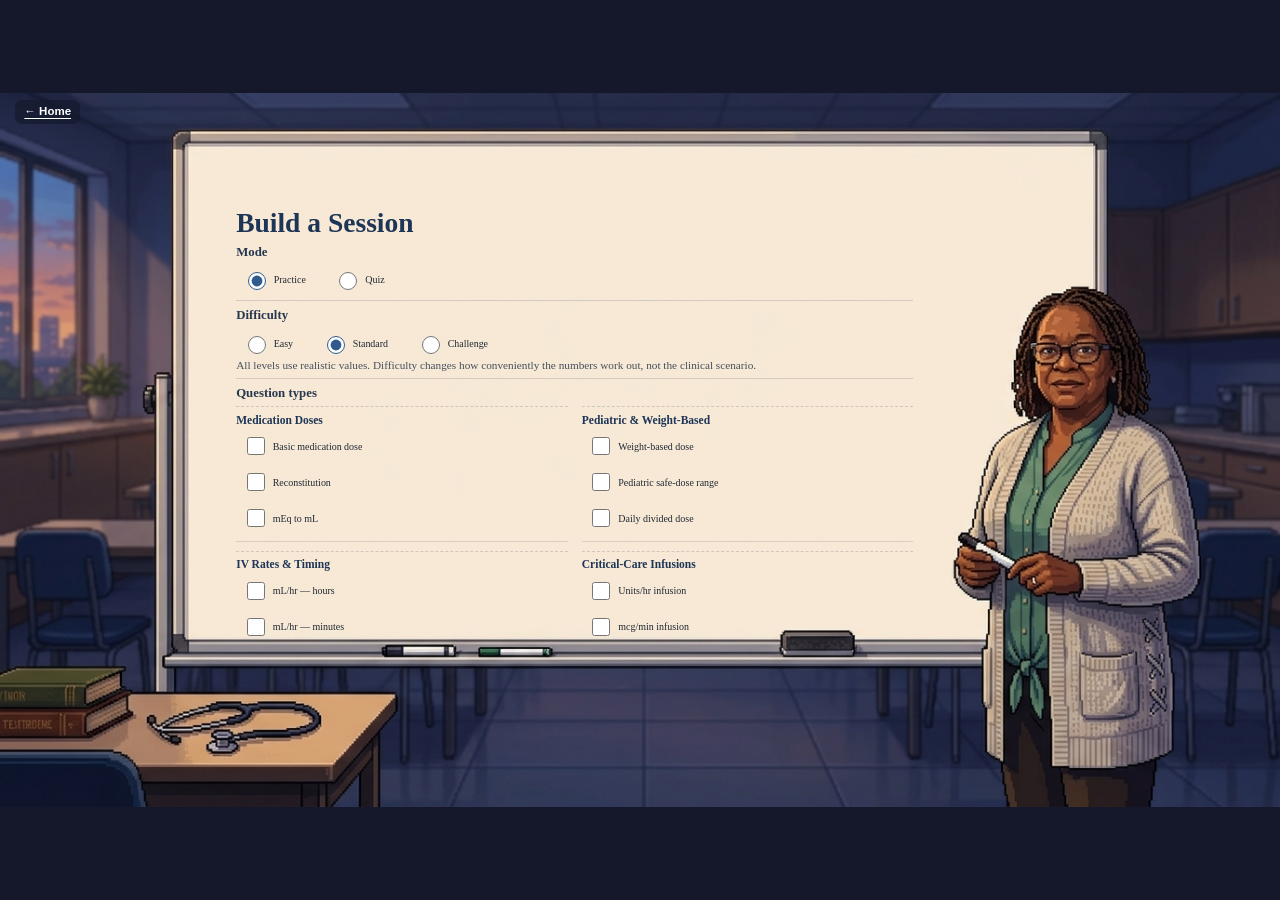
<file: preview/index.html>
<!doctype html>
<html lang="en">
<head>
  <meta charset="utf-8">
  <meta name="viewport" content="width=device-width, initial-scale=1">
  <title>Dr. Reid's Dosage Calc Pro — Preview</title>
  <link rel="stylesheet" href="../lab.css?v=20260819-preview-1">
  <style>
    .type-groups{display:grid;grid-template-columns:repeat(2,minmax(0,1fr));gap:clamp(7px,.7vw,12px) clamp(12px,1.1vw,20px)}
    .type-group{padding:clamp(5px,.5vw,8px) 0;border-bottom:1px solid rgba(49,67,89,.16)}
    .type-group h4{margin:0 0 clamp(3px,.35vw,6px);color:#1d3556;font-size:clamp(9px,.9vw,15px)}
    .type-group-grid{display:grid;grid-template-columns:1fr;gap:clamp(3px,.32vw,5px)}
    @media(max-aspect-ratio:1/1){.type-groups{grid-template-columns:1fr}}
  </style>
</head>
<body>
  <main class="dosage-lab-shell">
    <section class="dosage-lab-stage" aria-label="Dosage calculation classroom">
      <a class="home-link" href="../index.html">← Home</a>
      <section id="app" class="board dosage-board" aria-live="polite"></section>
    </section>
  </main>
  <script src="pediatric-iv-dose-reference.js?v=20260819-preview-2"></script>
  <script src="peds-safe-audit.js?v=20260819-preview-1"></script>
  <script src="lab.js?v=20260819-preview-2"></script>
  <script src="peds-safe-variety.js?v=20260819-preview-2"></script>
  <script src="lab-groups.js?v=20260819-preview-1"></script>
</body>
</html>
</file>
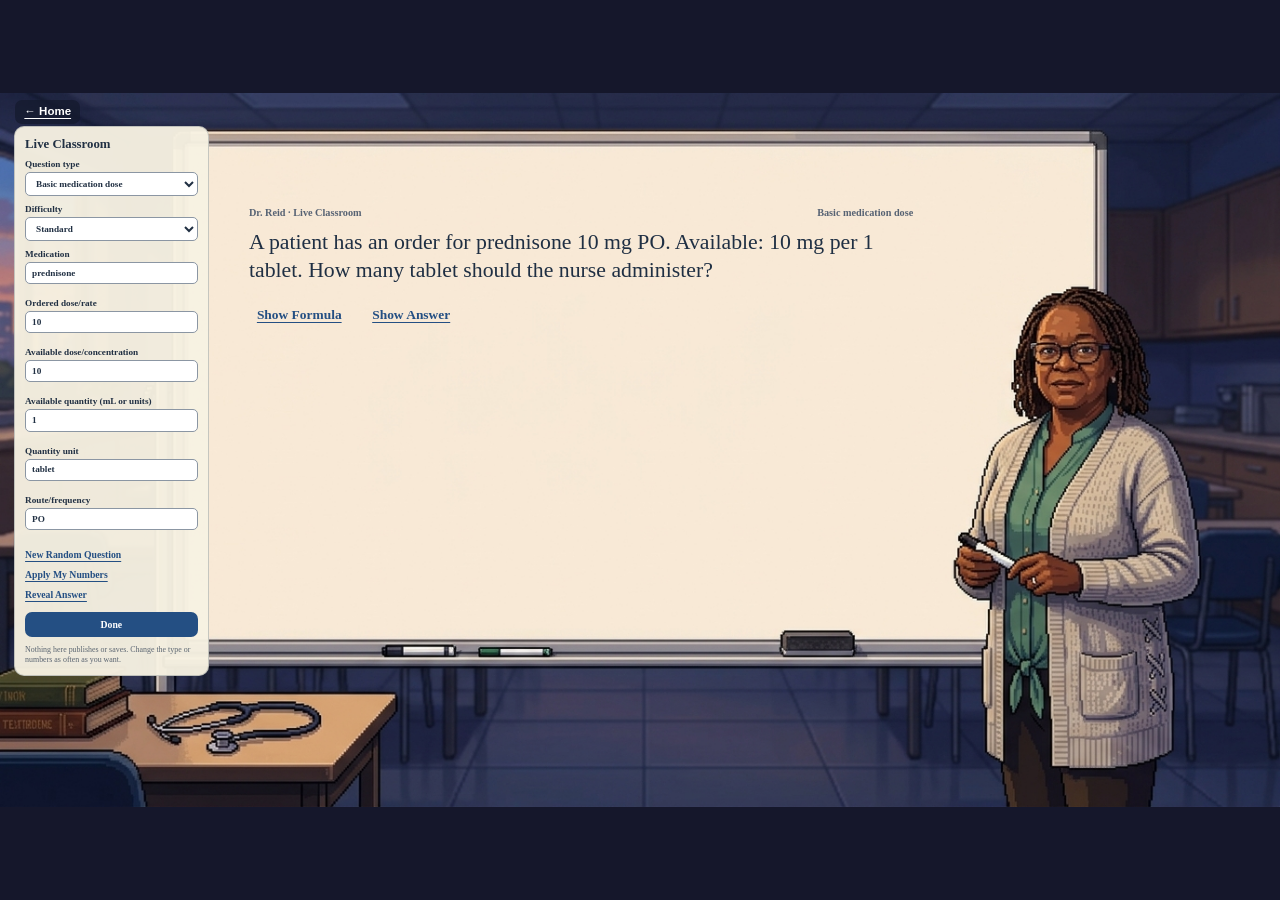
<file: classroom.html>
<!doctype html>
<html lang="en">
<head>
  <meta charset="utf-8">
  <meta name="viewport" content="width=device-width, initial-scale=1">
  <title>Live Classroom Question · Dr. Reid's Dosage Calc Pro</title>
  <link rel="preload" as="image" href="assets/dosage-lab-classroom.png?v=20260819-1">
  <link rel="stylesheet" href="lab.css?v=20260819-2">
  <link rel="stylesheet" href="classroom.css?v=20260825-4">
</head>
<body>
  <main class="dosage-lab-shell classroom-shell">
    <section class="dosage-lab-stage classroom-stage" aria-label="Live classroom dosage question">
      <a class="home-link" href="index.html">← Home</a>
      <aside id="question-builder" class="classroom-controls" aria-label="Question controls">
        <h1>Live Classroom</h1>
        <label>Question type<select id="type"></select></label>
        <label>Difficulty<select id="difficulty"><option value="easy">Easy</option><option value="standard" selected>Standard</option><option value="challenge">Challenge</option></select></label>
        <div id="variables" class="variable-grid"></div>
        <div class="control-actions"><button id="new-question">New Random Question</button><button id="apply-vars">Apply My Numbers</button><button id="reveal">Reveal Answer</button><button id="present-question" class="present-button">Done</button></div>
        <p class="control-note">Nothing here publishes or saves. Change the type or numbers as often as you want.</p>
      </aside>
      <nav id="presentation-controls" class="presentation-controls" aria-label="Presentation controls" hidden>
        <button id="back-to-builder" type="button">Back to Builder</button>
        <a href="index.html">Quit</a>
      </nav>
      <section class="board dosage-board classroom-board" aria-live="polite">
        <div class="meta"><span>Dr. Reid · Live Classroom</span><span id="type-label"></span></div>
        <div id="problem" class="problem"></div>
        <div class="actions"><button id="show-formula" class="text-action submit">Show Formula</button><button id="show-answer" class="text-action submit">Show Answer</button></div>
        <div id="formula-panel" class="formula-help" hidden></div>
        <div id="answer-panel" class="classroom-answer" hidden></div>
      </section>
    </section>
  </main>
  <script src="dosage-engine.js?v=20260825-2"></script>
  <script src="dosage-engine-clinical-pools.js?v=20260820-1"></script>
  <script src="dosage-engine-expanded-clinical.js?v=20260825-5"></script>
  <script src="dosage-engine-rate-expansion.js?v=20260820-1"></script>
  <script src="dosage-engine-rebuild.js?v=20260820-1"></script>
  <script src="dosage-engine-expanded-rebuild.js?v=20260825-5"></script>
  <script src="dosage-engine-rate-rebuild.js?v=20260820-1"></script>
  <script src="classroom.js?v=20260825-6"></script>
</body>
</html>
</file>
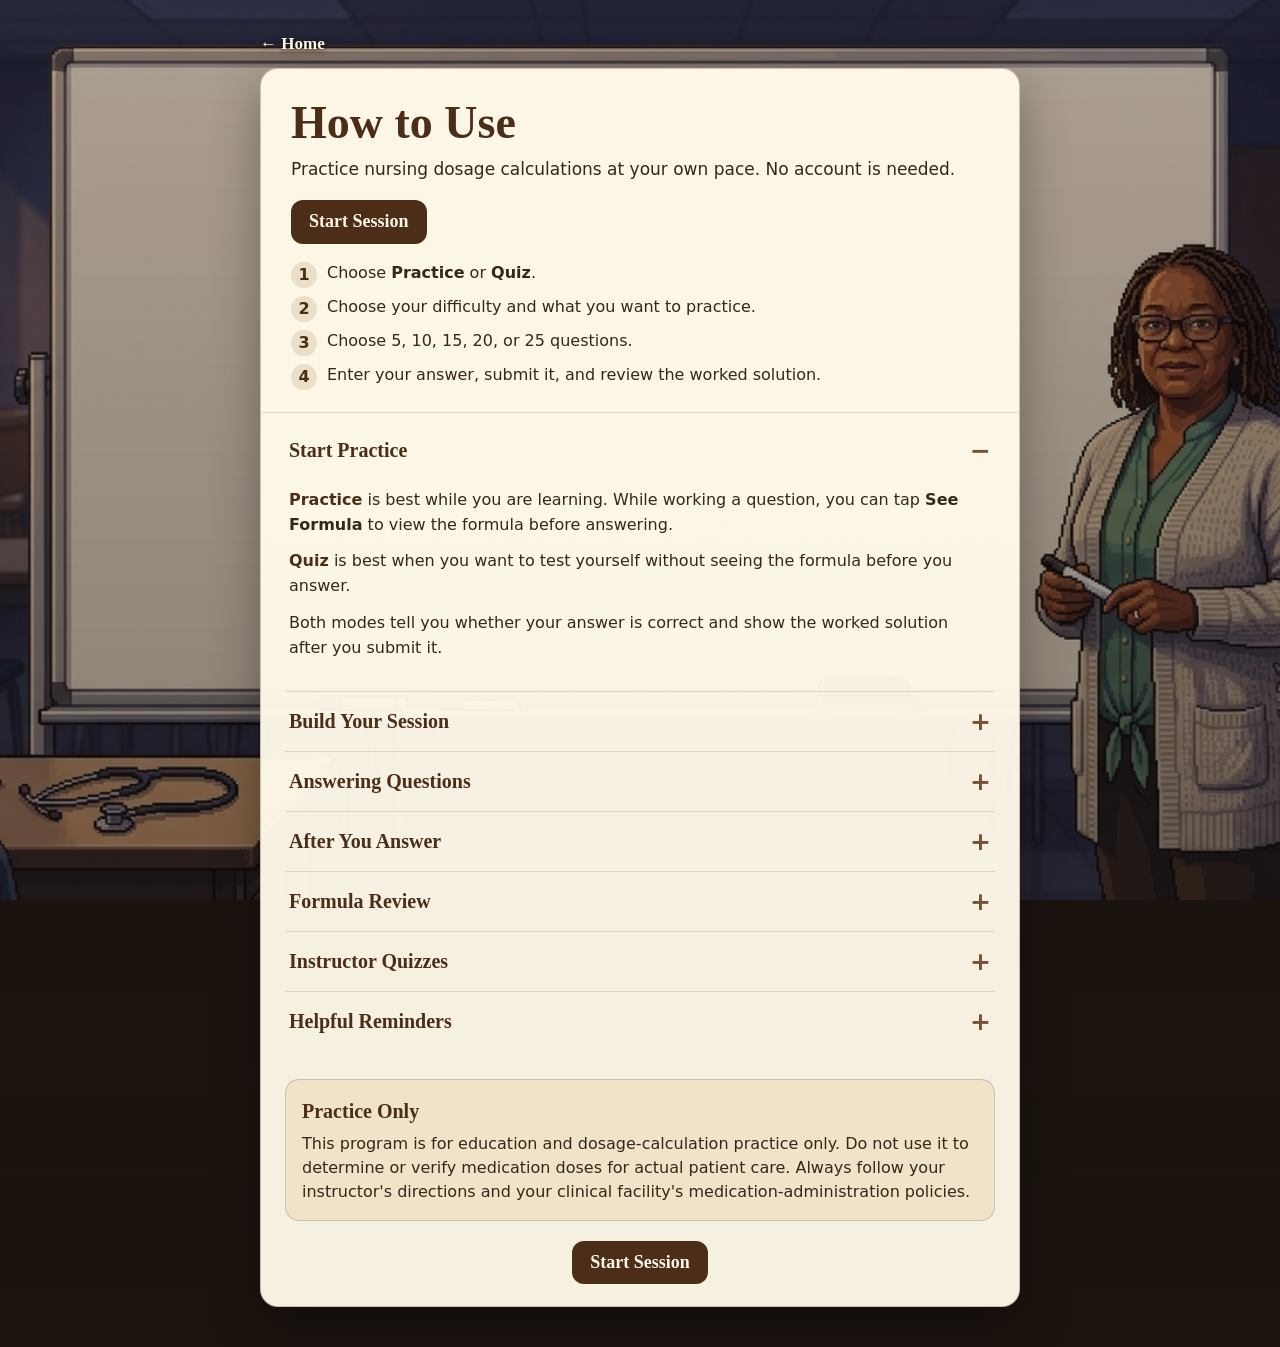
<file: how-to.html>
<!doctype html>
<html lang="en">
<head>
  <meta charset="utf-8">
  <meta name="viewport" content="width=device-width, initial-scale=1">
  <title>How to Use · Dr. Reid's Dosage Calc Pro</title>
  <style>
    * { box-sizing: border-box; }
    html, body { margin: 0; min-height: 100%; }
    body {
      min-height: 100svh;
      background: #1b130e;
      color: #352719;
      font-family: system-ui, -apple-system, BlinkMacSystemFont, "Segoe UI", sans-serif;
      overflow-x: hidden;
    }
    .shell {
      min-height: 100svh;
      padding: 18px 14px 40px;
      background:
        linear-gradient(rgba(27,19,14,.34), rgba(27,19,14,.58)),
        url("assets/dosage-lab-classroom.png?v=20260821-1") center/cover fixed no-repeat;
    }
    .page { width: min(760px, 100%); margin: 0 auto; }
    .topbar { display: flex; align-items: center; justify-content: space-between; gap: 12px; margin-bottom: 14px; }
    .home-link {
      color: #fff8e9;
      text-decoration: none;
      font: 700 17px/1.2 "Segoe Print", "Bradley Hand", "Comic Sans MS", cursive;
      text-shadow: 0 2px 5px rgba(0,0,0,.65);
    }
    .paper {
      background: rgba(255,250,235,.96);
      border: 1px solid rgba(84,55,30,.28);
      border-radius: 18px;
      box-shadow: 0 18px 50px rgba(0,0,0,.32);
      overflow: hidden;
    }
    .hero { padding: 24px 20px 18px; border-bottom: 1px solid rgba(84,55,30,.16); }
    h1, h2, summary {
      font-family: "Segoe Print", "Bradley Hand", "Comic Sans MS", cursive;
      color: #4b2d18;
    }
    h1 { margin: 0 0 8px; font-size: clamp(30px, 8vw, 46px); line-height: 1.05; }
    .lead { margin: 0 0 18px; font-size: 17px; line-height: 1.55; }
    .start {
      display: inline-block;
      padding: 12px 18px;
      border-radius: 12px;
      background: #4b2d18;
      color: #fff8e9;
      text-decoration: none;
      font: 700 18px/1.1 "Segoe Print", "Bradley Hand", "Comic Sans MS", cursive;
    }
    .quick { display: grid; gap: 8px; margin: 18px 0 0; padding: 0; list-style: none; }
    .quick li { display: flex; gap: 10px; align-items: flex-start; line-height: 1.4; }
    .num {
      flex: 0 0 26px; height: 26px; display: grid; place-items: center;
      border-radius: 50%; background: #eadfc8; color: #4b2d18; font-weight: 800;
    }
    .sections { padding: 8px 14px 14px; }
    details { border-bottom: 1px solid rgba(84,55,30,.16); }
    details:last-of-type { border-bottom: 0; }
    summary {
      cursor: pointer;
      list-style: none;
      padding: 17px 4px;
      font-weight: 800;
      font-size: 20px;
      display: flex;
      justify-content: space-between;
      align-items: center;
      gap: 12px;
    }
    summary::-webkit-details-marker { display: none; }
    summary::after { content: "+"; font: 800 25px/1 system-ui, sans-serif; color: #765136; }
    details[open] summary::after { content: "−"; }
    .content { padding: 0 4px 18px; font-size: 16px; line-height: 1.55; }
    .content p { margin: 8px 0 12px; }
    .content ul { margin: 8px 0 12px; padding-left: 22px; }
    .content li { margin: 5px 0; }
    .label { font-weight: 800; color: #4b2d18; }
    .example {
      margin: 9px 0;
      padding: 10px 12px;
      border-radius: 10px;
      background: #f2ead8;
      font: 700 17px/1.35 ui-monospace, SFMono-Regular, Menlo, monospace;
    }
    .notice {
      margin: 14px;
      padding: 16px;
      border-radius: 14px;
      background: #efe3c8;
      border: 1px solid rgba(84,55,30,.2);
      line-height: 1.5;
    }
    .notice h2 { margin: 0 0 6px; font-size: 20px; }
    .bottom { text-align: center; padding: 6px 14px 22px; }
    @media (min-width: 700px) {
      .shell { padding-top: 34px; }
      .hero { padding: 30px 30px 22px; }
      .sections { padding-left: 24px; padding-right: 24px; }
      .notice { margin-left: 24px; margin-right: 24px; }
    }
  </style>
</head>
<body>
  <main class="shell">
    <div class="page">
      <div class="topbar"><a class="home-link" href="index.html">← Home</a></div>
      <article class="paper">
        <header class="hero">
          <h1>How to Use</h1>
          <p class="lead">Practice nursing dosage calculations at your own pace. No account is needed.</p>
          <a class="start" href="lab.html">Start Session</a>
          <ol class="quick" aria-label="Quick start">
            <li><span class="num">1</span><span>Choose <strong>Practice</strong> or <strong>Quiz</strong>.</span></li>
            <li><span class="num">2</span><span>Choose your difficulty and what you want to practice.</span></li>
            <li><span class="num">3</span><span>Choose 5, 10, 15, 20, or 25 questions.</span></li>
            <li><span class="num">4</span><span>Enter your answer, submit it, and review the worked solution.</span></li>
          </ol>
        </header>

        <section class="sections">
          <details open>
            <summary>Start Practice</summary>
            <div class="content">
              <p><span class="label">Practice</span> is best while you are learning. While working a question, you can tap <strong>See Formula</strong> to view the formula before answering.</p>
              <p><span class="label">Quiz</span> is best when you want to test yourself without seeing the formula before you answer.</p>
              <p>Both modes tell you whether your answer is correct and show the worked solution after you submit it.</p>
            </div>
          </details>

          <details>
            <summary>Build Your Session</summary>
            <div class="content">
              <p><span class="label">Difficulty:</span> Easy, Standard, or Challenge. Difficulty changes how convenient the numbers are, not the nursing logic.</p>
              <p><span class="label">Choose what to practice:</span></p>
              <ul>
                <li><strong>Medication Dosing</strong> — medication amounts, reconstitution, and electrolyte volumes</li>
                <li><strong>Pediatric Dosing</strong> — weight-based dosing, safe-dose ranges, and divided doses</li>
                <li><strong>Infusion Rates</strong> — pump rates, gravity rates, mL/hr, gtt/min, and other infusion-rate calculations</li>
                <li><strong>IV Time &amp; Volume</strong> — infusion duration and completion time</li>
              </ul>
              <p>Choose a whole family for variety, choose one subtype to drill a specific skill, or use <strong>Random Mix — All Families</strong>.</p>
            </div>
          </details>

          <details>
            <summary>Answering Questions</summary>
            <div class="content">
              <p>For most questions, enter the <strong>number and unit</strong>.</p>
              <div class="example">4.7 mL</div>
              <div class="example">125 mL/hr</div>
              <p>The unit matters. A correct number with the wrong unit is not a complete dosage-calculation answer.</p>
              <p>For IV completion-time questions, enter 24-hour time:</p>
              <div class="example">16:30</div>
              <p>For pediatric safe-dose questions, you may first choose <strong>Safe</strong>, <strong>Too Low</strong>, or <strong>Too High</strong>. If the dose is safe, you may then calculate the amount to administer.</p>
            </div>
          </details>

          <details>
            <summary>After You Answer</summary>
            <div class="content">
              <p>The program shows whether your answer is <strong>Correct</strong> or <strong>Incorrect</strong>, followed by the correct answer, formula, and worked calculation.</p>
              <p>Choose <strong>Next Question</strong> to continue. At the end, you will see your score and percentage.</p>
            </div>
          </details>

          <details>
            <summary>Formula Review</summary>
            <div class="content">
              <p>Choose <strong>Formula Review</strong> from the home page when you want to study the dosage calculation formulas without starting a practice session.</p>
            </div>
          </details>

          <details>
            <summary>Instructor Quizzes</summary>
            <div class="content">
              <p>Choose <strong>Instructor Quizzes</strong> to see quizzes that have been prepared and published by your instructor.</p>
              <p>Select the assigned quiz and work through it one question at a time. Your score and percentage are shown when the quiz is complete.</p>
              <p>If no quizzes are currently published, the page will tell you.</p>
            </div>
          </details>

          <details>
            <summary>Helpful Reminders</summary>
            <div class="content">
              <ul>
                <li>Read the entire question before calculating.</li>
                <li>Pay close attention to units.</li>
                <li>Convert units when necessary before solving.</li>
                <li>Follow any rounding directions in the question.</li>
                <li>Enter the requested unit with your answer.</li>
                <li>If you miss a question, review the worked solution before moving on.</li>
              </ul>
            </div>
          </details>
        </section>

        <aside class="notice">
          <h2>Practice Only</h2>
          This program is for education and dosage-calculation practice only. Do not use it to determine or verify medication doses for actual patient care. Always follow your instructor's directions and your clinical facility's medication-administration policies.
        </aside>

        <div class="bottom"><a class="start" href="lab.html">Start Session</a></div>
      </article>
    </div>
  </main>
</body>
</html>
</file>
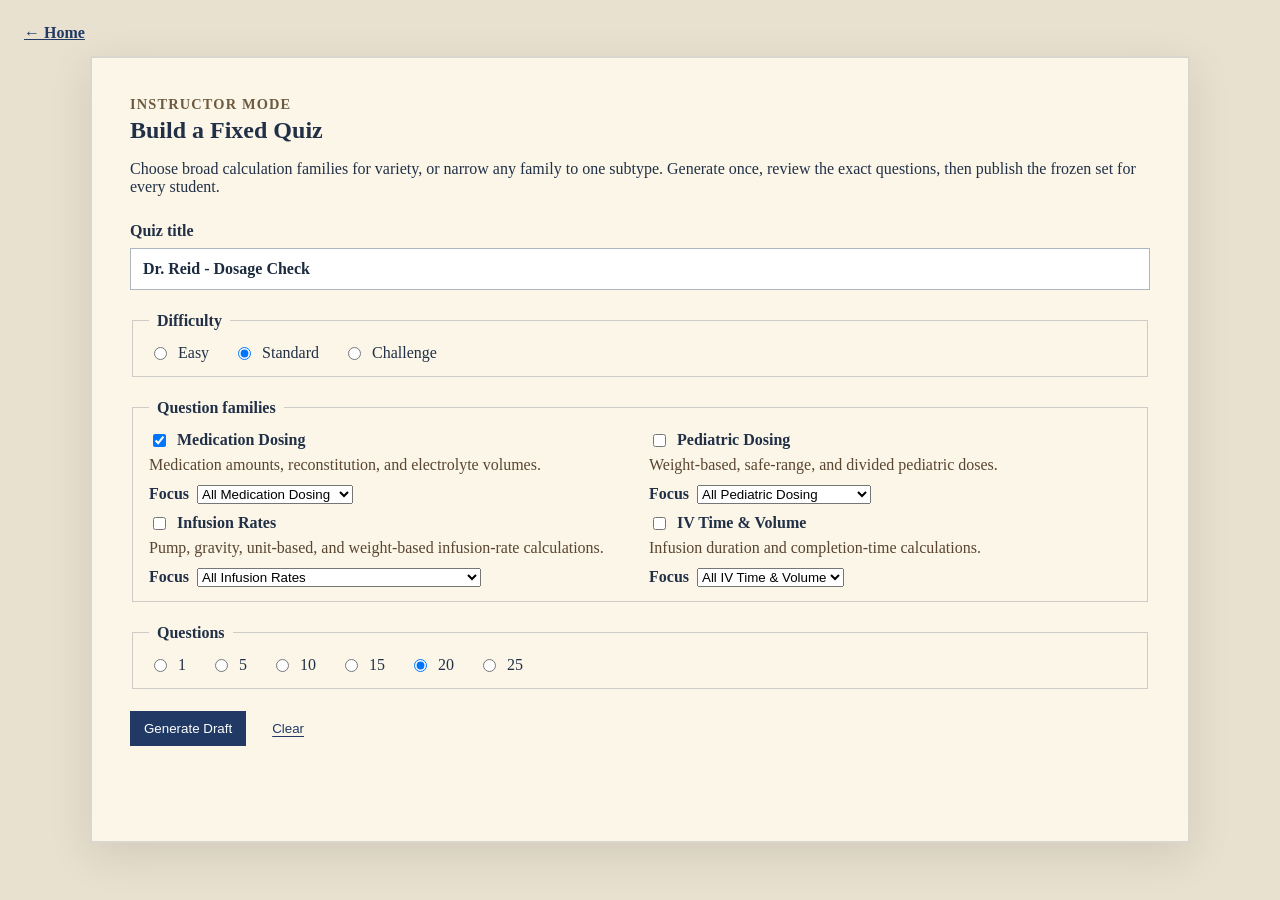
<file: instructor.html>
<!doctype html>
<html lang="en">
<head>
  <meta charset="utf-8">
  <meta name="viewport" content="width=device-width, initial-scale=1">
  <title>Instructor Quiz Builder · Dr. Reid's Dosage Calc Pro</title>
  <link rel="stylesheet" href="instructor.css?v=20260819-3">
</head>
<body>
  <main class="shell">
    <a class="home-link" href="index.html">← Home</a>
    <section class="panel">
      <header><p class="eyebrow">Instructor Mode</p><h1>Build a Fixed Quiz</h1><p>Choose broad calculation families for variety, or narrow any family to one subtype. Generate once, review the exact questions, then publish the frozen set for every student.</p></header>
      <section class="builder" id="builder">
        <label class="field">Quiz title<input id="quiz-title" value="Dr. Reid - Dosage Check"></label>
        <fieldset><legend>Difficulty</legend><div class="count-row"><label><input type="radio" name="difficulty" value="easy"> Easy</label><label><input type="radio" name="difficulty" value="standard" checked> Standard</label><label><input type="radio" name="difficulty" value="challenge"> Challenge</label></div></fieldset>
        <fieldset><legend>Question families</legend><div id="type-list" class="type-list"></div></fieldset>
        <fieldset><legend>Questions</legend><div class="count-row"><label><input type="radio" name="count" value="1"> 1</label><label><input type="radio" name="count" value="5"> 5</label><label><input type="radio" name="count" value="10"> 10</label><label><input type="radio" name="count" value="15"> 15</label><label><input type="radio" name="count" value="20" checked> 20</label><label><input type="radio" name="count" value="25"> 25</label></div></fieldset>
        <div class="actions"><button id="generate" class="primary">Generate Draft</button><button id="clear" class="secondary">Clear</button></div><p id="status" class="status" aria-live="polite"></p>
      </section>
      <section id="review" class="review" hidden><div class="review-head"><div><p class="eyebrow">Draft Review</p><h2 id="review-title"></h2></div><div class="actions"><button id="project-question" class="primary">Project Question</button><button id="regenerate" class="secondary">Regenerate All</button></div></div><div id="question-list"></div><div class="publish-bar"><label class="approval"><input id="approved" type="checkbox"> I reviewed this exact set and approve it for students.</label><button id="publish" class="primary" disabled>Approve & Publish</button></div><p id="publish-status" class="status" aria-live="polite"></p></section>
    </section>
  </main>
  <script src="dosage-engine.js?v=20260820-1"></script>
  <script src="dosage-engine-clinical-pools.js?v=20260820-1"></script>
  <script src="dosage-engine-expanded-clinical.js?v=20260820-1"></script>
  <script src="dosage-engine-rate-expansion.js?v=20260820-1"></script>
  <script src="dosage-families.js?v=20260820-1"></script>
  <script src="instructor-v3.js?v=20260825-6"></script>
  <script src="projector-launch.js?v=20260819-1"></script>
</body>
</html>
</file>
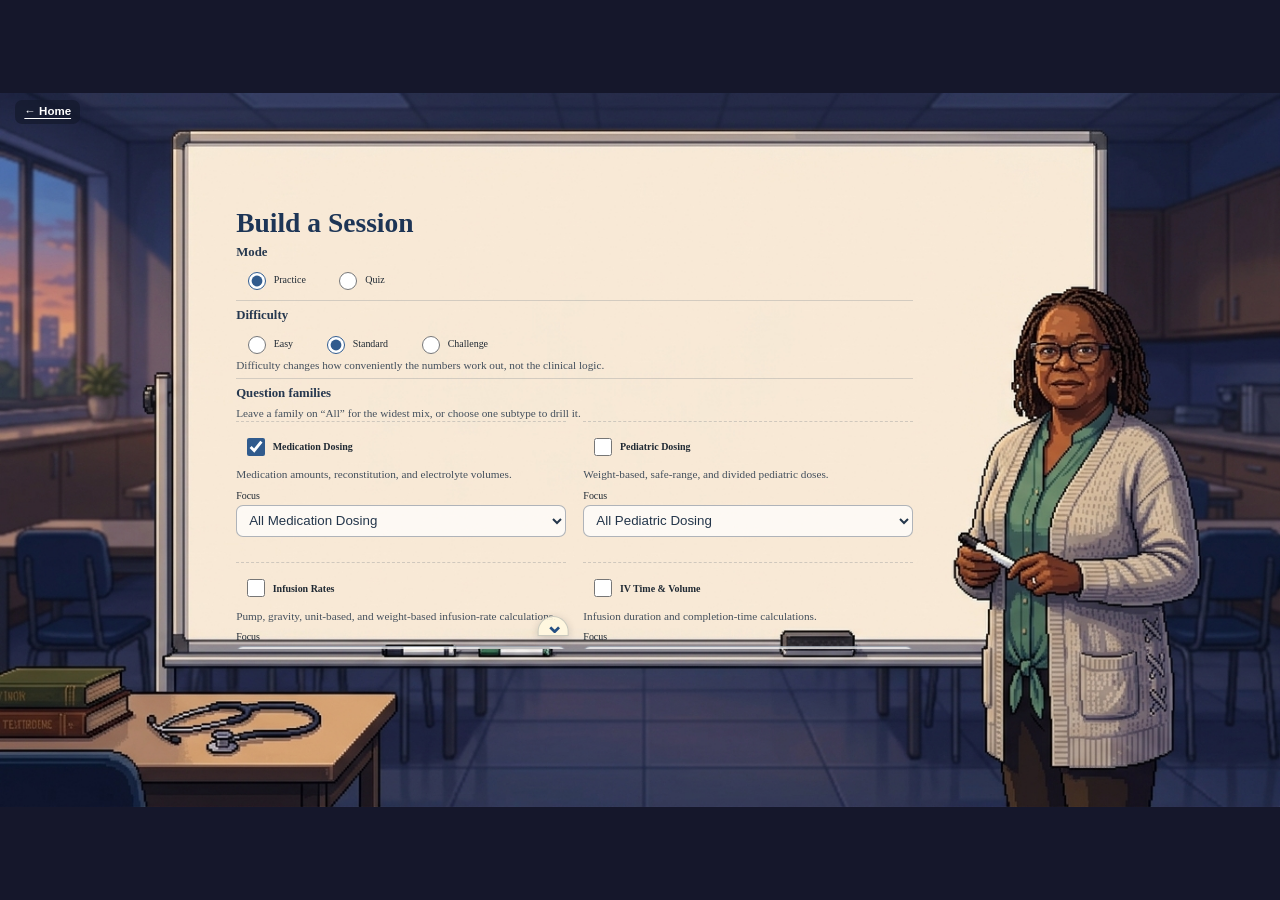
<file: lab.html>
<!doctype html>
<html lang="en">
<head>
  <meta charset="utf-8">
  <meta name="viewport" content="width=device-width, initial-scale=1">
  <title>Dr. Reid's Dosage Calc Pro</title>
  <link rel="stylesheet" href="lab.css?v=20260820-6">
</head>
<body>
  <main class="dosage-lab-shell">
    <section class="dosage-lab-stage" aria-label="Dosage calculation classroom">
      <a class="home-link" href="index.html">← Home</a>
      <section id="app" class="board dosage-board" aria-live="polite" tabindex="-1"></section>
      <button id="scroll-cue" class="scroll-cue" type="button" aria-label="Show more session options" hidden><span aria-hidden="true">⌄</span></button>
    </section>
  </main>
  <script src="dosage-engine.js?v=20260825-2"></script>
  <script src="dosage-engine-clinical-pools.js?v=20260820-1"></script>
  <script src="dosage-engine-expanded-clinical.js?v=20260825-4"></script>
  <script src="dosage-engine-rate-expansion.js?v=20260820-1"></script>
  <script src="dosage-families.js?v=20260820-1"></script>
  <script src="lab.js?v=20260825-8"></script>
</body>
</html>
</file>
<file: lab.css>
*{box-sizing:border-box}html,body{margin:0;min-height:100%;background:#15172b;color:#213043;font-family:"Segoe Print","Bradley Hand","Comic Sans MS",cursive}body{min-height:100svh;display:grid;place-items:center;overflow:hidden}.dosage-lab-shell{width:100vw;height:100svh;display:grid;place-items:center;background:#15172b}.dosage-lab-stage{position:relative;width:min(100vw,calc(100svh * 16 / 9));aspect-ratio:16/9;background:url("assets/dosage-lab-classroom.png?v=20260819-1") center/contain no-repeat;overflow:hidden}.home-link{position:absolute;left:1.2%;top:1.4%;z-index:5;color:#fff;text-decoration:underline;text-underline-offset:3px;font:700 clamp(10px,.9vw,15px)/1 Arial,Helvetica,sans-serif;background:rgba(20,25,45,.72);padding:6px 9px;border-radius:7px}.board,.dosage-board{position:absolute;left:17.2%;top:14.2%;width:55.4%;height:63.5%;min-height:0;background:transparent;border:0;box-shadow:none;border-radius:0;padding:clamp(8px,1.25vw,24px);overflow-y:auto;overflow-x:hidden;color:#1f2933}.title{margin:0 0 clamp(4px,.55vw,9px);font-size:clamp(16px,2.15vw,37px);line-height:1.08;color:#1d3556}.subtitle{margin:0 0 clamp(6px,.8vw,14px);font-size:clamp(11px,1.35vw,23px);color:#3f5168}.copy,.note{margin:0;font-family:Georgia,"Times New Roman",serif;color:#44505d;font-size:clamp(8px,.88vw,15px);line-height:1.28}.actions{display:flex;gap:clamp(8px,.8vw,14px);flex-wrap:wrap;margin-top:clamp(8px,1vw,16px)}.text-action,.submit{appearance:none;border:0;background:transparent;color:#244f83;padding:1px 0;text-decoration:underline;text-underline-offset:3px;cursor:pointer;font:700 clamp(9px,.95vw,16px)/1.15 "Segoe Print","Bradley Hand","Comic Sans MS",cursive}.submit{font-size:clamp(10px,1.05vw,18px)}.setup{display:grid;gap:clamp(5px,.55vw,10px)}.section{padding-bottom:clamp(4px,.45vw,8px);border-bottom:1px solid rgba(49,67,89,.18)}.section h3{margin:0 0 clamp(3px,.4vw,7px);color:#26384f;font-size:clamp(10px,1vw,17px)}.choice-row,.type-grid{display:flex;flex-wrap:wrap;gap:clamp(4px,.45vw,8px) clamp(8px,.8vw,14px)}.type-grid{display:grid;grid-template-columns:repeat(2,minmax(0,1fr))}.choice{display:flex;align-items:center;gap:5px;font-size:clamp(8px,.78vw,13px);cursor:pointer}.choice input{width:14px;height:14px;accent-color:#315b8d}.field{display:grid;gap:clamp(3px,.3vw,6px);margin-top:clamp(6px,.65vw,11px);min-width:0;font-size:clamp(8px,.78vw,13px)}.field select{display:block;width:100%;max-width:100%;min-width:0}.setup-message{min-height:1em;margin:3px 0 0;color:#9a3f2b;font-size:clamp(7px,.7vw,12px)}.meta{display:flex;justify-content:space-between;gap:10px;color:#566273;font:700 clamp(8px,.8vw,14px)/1 Georgia,"Times New Roman",serif;margin-bottom:clamp(6px,.75vw,12px)}.problem{font-size:clamp(13px,1.7vw,29px);line-height:1.3;color:#1f2f43;margin:clamp(4px,.5vw,8px) 0 clamp(10px,1.2vw,20px)}.answer-row{display:flex;align-items:center;gap:clamp(6px,.8vw,12px);flex-wrap:wrap}.answer-input{min-width:0;width:min(72%,520px);border:0;border-bottom:2px solid #5e6b78;background:transparent;padding:4px;color:#1d2b3a;font:700 clamp(12px,1.45vw,24px)/1.15 "Segoe Print","Bradley Hand","Comic Sans MS",cursive;outline:none}.feedback{margin-top:clamp(8px,1vw,16px);padding-top:clamp(5px,.7vw,10px);border-top:1px solid rgba(49,67,89,.18)}.feedback h3{margin:0 0 4px;font-size:clamp(12px,1.2vw,20px)}.feedback p{margin:0;font-size:clamp(9px,.9vw,15px)}.feedback.correct{color:#21623a}.feedback.incorrect{color:#8a3528}.solution{white-space:pre-line;font-family:Georgia,"Times New Roman",serif;color:#334153;font-size:clamp(8px,.82vw,14px);line-height:1.4}.formula-help{margin-top:clamp(6px,.7vw,12px);padding:clamp(6px,.6vw,10px) 0;border-top:1px dashed rgba(49,67,89,.25);border-bottom:1px dashed rgba(49,67,89,.25);font-size:clamp(8px,.85vw,14px)}.formula-grid{display:grid;grid-template-columns:repeat(2,minmax(0,1fr));gap:clamp(5px,.5vw,9px) clamp(12px,1.2vw,22px)}.formula-item{padding:4px 0 6px;border-bottom:1px solid rgba(49,67,89,.16)}.formula-item h3{margin:0 0 2px;color:#213043;font-size:clamp(9px,.9vw,15px)}.equation{font-weight:700;color:#17263a;font-size:clamp(8px,.85vw,14px)}.formula-item p{margin:2px 0 0;font-family:Georgia,"Times New Roman",serif;color:#4b5662;font-size:clamp(7px,.67vw,11px);line-height:1.2}.nav{display:grid;grid-template-columns:1fr auto 1fr;align-items:center;margin-top:clamp(7px,.8vw,13px)}.nav>:last-child{justify-self:end}.results{text-align:center;padding:clamp(20px,5vh,50px) 0}.score{font-size:clamp(28px,4vw,66px);color:#1d3556;margin:8px 0}.small{font-size:.9em;opacity:.8}.type-groups{display:grid;grid-template-columns:repeat(2,minmax(0,1fr));gap:clamp(10px,1vw,16px) clamp(14px,1.35vw,24px)}.type-group{min-width:0;padding:clamp(7px,.7vw,12px) 0 clamp(10px,1vw,16px);border-top:1px dashed rgba(49,67,89,.2)}.type-group>.choice{margin-bottom:clamp(3px,.35vw,6px)}.type-group>.note{margin-bottom:clamp(4px,.45vw,8px)}.type-group h4{margin:0 0 clamp(4px,.4vw,7px);color:#1d3556;font-size:clamp(9px,.9vw,15px)}.type-group-grid{display:grid;gap:clamp(3px,.3vw,5px)}@media(max-aspect-ratio:1/1){body{overflow:auto}.dosage-lab-shell{min-height:100svh;height:auto;align-content:start}.dosage-lab-stage{width:100vw;margin-top:max(0px,calc((100svh - 56.25vw)/2))}.board,.dosage-board{overflow-y:auto;overflow-x:hidden}.type-grid,.formula-grid,.type-groups{grid-template-columns:1fr}.answer-input{width:100%}}

.scroll-cue{position:absolute;z-index:6;left:43.2%;top:73%;width:clamp(22px,2.4vw,42px);height:clamp(15px,1.6vw,28px);transform:translateX(-50%);border:1px solid rgba(49,67,89,.25);border-radius:999px 999px 8px 8px;background:rgba(255,248,224,.92);color:#244f83;box-shadow:0 2px 8px rgba(18,29,44,.18);cursor:pointer;font:800 clamp(14px,1.7vw,29px)/.55 Arial,sans-serif;animation:scrollNudge 1.8s ease-in-out 2}
.scroll-cue[hidden],.scroll-cue.is-done{display:none}
@keyframes scrollNudge{0%,100%{transform:translate(-50%,0)}50%{transform:translate(-50%,4px)}}
.feedback-screen{animation:feedbackIn .2s ease-out}
.feedback-head{display:flex;align-items:baseline;justify-content:space-between;gap:10px;margin-bottom:clamp(4px,.55vw,9px)}
.feedback-head h2{margin:0;font-size:clamp(15px,1.7vw,29px)}
.feedback-head.correct h2{color:#21623a}.feedback-head.incorrect h2{color:#8a3528}
.feedback-question{margin:0 0 clamp(7px,.8vw,13px);padding-bottom:clamp(6px,.7vw,11px);border-bottom:1px solid rgba(49,67,89,.18);font-family:Georgia,"Times New Roman",serif;font-size:clamp(8px,.83vw,14px);line-height:1.32;color:#334153}
.answer-summary{display:flex;flex-wrap:wrap;gap:clamp(5px,.7vw,12px) clamp(12px,1.3vw,22px);margin-bottom:clamp(7px,.8vw,13px);font-family:Georgia,"Times New Roman",serif;font-size:clamp(8px,.82vw,14px);color:#334153}
.translation{display:grid;gap:clamp(7px,.75vw,12px)}
.translation-step{padding:clamp(5px,.55vw,9px) 0;border-top:1px dashed rgba(49,67,89,.24)}
.translation-step-title{margin:0 0 clamp(4px,.45vw,7px);font:700 clamp(8px,.8vw,13px)/1.1 Georgia,"Times New Roman",serif;color:#596575}
.translation-line{display:flex;align-items:stretch;gap:clamp(2px,.26vw,5px);min-width:0}
.translation-term{display:grid;grid-template-rows:auto auto;align-content:center;min-width:0;flex:1;padding:clamp(3px,.35vw,6px);border-bottom:2px solid rgba(49,67,89,.28);text-align:center}
.translation-label{font:700 clamp(6px,.62vw,10px)/1.1 Georgia,"Times New Roman",serif;color:#6a7480}
.translation-value{margin-top:2px;font:700 clamp(8px,.88vw,15px)/1.13 "Segoe Print","Bradley Hand","Comic Sans MS",cursive;color:#17263a;overflow-wrap:anywhere}
.translation-term.result{border-bottom-color:#315b8d;background:rgba(232,241,251,.48)}
.translation-term.result .translation-value{color:#214f83}
.translation-op{display:grid;place-items:end center;flex:0 0 auto;padding:0 1px clamp(5px,.48vw,8px);font:800 clamp(8px,.9vw,15px)/1 Georgia,"Times New Roman",serif;color:#4d5966}
.feedback-note{margin:clamp(6px,.7vw,11px) 0 0;font-family:Georgia,"Times New Roman",serif;color:#44505d;font-size:clamp(7px,.73vw,12px);line-height:1.25}
@keyframes feedbackIn{from{opacity:.2;transform:translateY(4px)}to{opacity:1;transform:none}}
@media(max-aspect-ratio:1/1){.translation-line{gap:2px}.translation-term{padding:3px 2px}.translation-label{font-size:clamp(6px,1.7vw,9px)}.translation-value{font-size:clamp(8px,2.25vw,12px)}.translation-op{font-size:clamp(8px,2vw,11px);padding-bottom:5px}.feedback-question,.answer-summary{font-size:clamp(8px,2vw,11px)}}
@media(prefers-reduced-motion:reduce){.scroll-cue,.feedback-screen{animation:none}}

/* Clear, forgiving interaction targets throughout the student-facing calculator. */
.text-action,.submit{display:inline-flex;align-items:center;justify-content:center;min-height:clamp(28px,2.35vw,40px);padding:clamp(5px,.48vw,8px) clamp(6px,.62vw,11px);border-radius:7px}
.text-action:hover,.text-action:focus-visible{background:rgba(232,241,251,.64);outline:2px solid rgba(36,79,131,.36);outline-offset:2px}
.text-action:disabled{opacity:.5;cursor:not-allowed}
.actions,.answer-row{column-gap:clamp(12px,1.15vw,20px);row-gap:clamp(8px,.8vw,14px)}
.choice-row{column-gap:clamp(12px,1.2vw,21px);row-gap:clamp(7px,.7vw,12px)}
.choice{min-height:clamp(28px,2.3vw,40px);padding:clamp(3px,.32vw,6px) clamp(5px,.52vw,9px);border-radius:7px}
.choice:hover,.choice:focus-within{background:rgba(232,241,251,.5);outline:2px solid rgba(36,79,131,.25);outline-offset:1px}
.choice input{flex:0 0 auto;width:clamp(17px,1.4vw,22px);height:clamp(17px,1.4vw,22px)}
.field select{min-height:clamp(32px,2.5vw,42px);padding:4px 8px;border:1px solid rgba(49,67,89,.38);border-radius:7px;background:rgba(255,255,255,.72);color:#24364b}
.answer-input{min-height:clamp(34px,2.7vw,45px)}
.safety-choices{display:grid;grid-template-columns:repeat(3,minmax(0,1fr));gap:clamp(10px,1.15vw,20px);margin:clamp(8px,.9vw,15px) 0}
.safety-choice,.answer-row>[data-safety]{width:100%;min-height:clamp(38px,3vw,50px);padding:clamp(7px,.7vw,12px);border:1px solid rgba(36,79,131,.38);border-radius:10px;background:rgba(238,244,250,.68);text-decoration:none;white-space:nowrap}
.safety-choice:hover,.safety-choice:focus-visible,.answer-row>[data-safety]:hover,.answer-row>[data-safety]:focus-visible{background:rgba(218,233,247,.9);border-color:#244f83}
.home-link:focus-visible{outline:2px solid #fff;outline-offset:3px}
@media(pointer:coarse){.text-action,.submit,.choice,.field select,.answer-input,.home-link{min-height:44px}.home-link{display:inline-flex;align-items:center;padding:8px 11px}.safety-choice,.answer-row>[data-safety]{min-height:48px}}
</file>
<file: classroom.css>
.classroom-stage{overflow:visible}.classroom-controls{position:absolute;left:1.1%;top:5%;width:15.2%;max-height:90%;overflow:auto;background:rgba(247,242,226,.96);border:1px solid rgba(49,67,89,.25);border-radius:10px;padding:10px;color:#213043;font-family:Georgia,"Times New Roman",serif;z-index:6}.classroom-controls h1{margin:0 0 8px;font:700 clamp(11px,1vw,17px)/1.1 "Segoe Print","Bradley Hand","Comic Sans MS",cursive}.classroom-controls label{display:grid;gap:3px;margin:0 0 8px;font-size:clamp(8px,.72vw,12px);font-weight:700}.classroom-controls select,.classroom-controls input{width:100%;min-width:0;border:1px solid #8b96a3;border-radius:5px;background:#fff;padding:5px 6px;color:#213043;font:600 clamp(8px,.72vw,12px)/1.1 Georgia,"Times New Roman",serif}.variable-grid{display:grid;gap:6px}.control-actions{display:grid;gap:5px;margin-top:9px}.control-actions button{border:0;background:transparent;color:#244f83;text-decoration:underline;text-underline-offset:3px;text-align:left;padding:2px 0;cursor:pointer;font:700 clamp(8px,.76vw,13px)/1.15 "Segoe Print","Bradley Hand","Comic Sans MS",cursive}.control-actions .present-button{margin-top:5px;border-radius:7px;background:#244f83;color:#fff;padding:7px 9px;text-align:center;text-decoration:none}.control-actions .present-button:hover,.control-actions .present-button:focus-visible{background:#193d68;outline:2px solid rgba(36,79,131,.35);outline-offset:2px}.control-note{margin:8px 0 0;font-size:clamp(7px,.62vw,10px);line-height:1.2;color:#5b6571}.presentation-controls{position:absolute;left:1.2%;top:1.4%;z-index:7;display:flex;gap:6px;align-items:center}.presentation-controls[hidden]{display:none}.presentation-controls button,.presentation-controls a{border:0;border-radius:7px;background:rgba(20,25,45,.78);color:#fff;padding:6px 9px;text-decoration:none;cursor:pointer;font:700 clamp(9px,.82vw,14px)/1 Arial,Helvetica,sans-serif}.presentation-controls button:hover,.presentation-controls button:focus-visible,.presentation-controls a:hover,.presentation-controls a:focus-visible{background:rgba(32,58,101,.95);outline:2px solid #fff;outline-offset:2px}.classroom-stage.is-presenting>.home-link,.classroom-stage.is-presenting .classroom-controls{display:none}.classroom-board{left:18.2%;width:54.4%}.classroom-answer{margin-top:clamp(10px,1.1vw,18px);padding-top:clamp(7px,.75vw,11px);border-top:1px solid rgba(49,67,89,.22);font-family:Georgia,"Times New Roman",serif;font-size:clamp(9px,1vw,17px);line-height:1.4;color:#28394d}.math-card{padding:clamp(7px,.75vw,12px) clamp(8px,.9vw,14px);border-left:4px solid rgba(36,79,131,.35);background:rgba(255,255,255,.34);font-family:Georgia,"Times New Roman",serif;color:#334153}.math-label{font-weight:700;color:#244f83;margin-bottom:3px}.equation-label{margin-top:clamp(6px,.65vw,10px)}.classroom-answer .formula{font-size:clamp(9px,.95vw,16px);line-height:1.35}.classroom-answer .equation{margin-top:4px;font-size:clamp(10px,1.05vw,18px);line-height:1.4;white-space:pre-line}.classroom-final-answer{margin-top:clamp(7px,.75vw,12px);font-size:clamp(11px,1.2vw,20px)}.classroom-final-answer strong{font-family:"Segoe Print","Bradley Hand","Comic Sans MS",cursive;color:#21623a}@media(max-width:900px){.classroom-stage{width:100vw;aspect-ratio:auto;min-height:100svh;background:#15172b url("assets/dosage-lab-classroom.png?v=20260819-1") top center/100% auto no-repeat}.classroom-controls{position:relative;left:auto;top:auto;width:94%;margin:2.5rem auto 1rem;max-height:none}.classroom-board{position:relative;left:auto;top:auto;width:86%;height:auto;min-height:44vh;margin:0 auto 2rem;background:rgba(247,242,226,.96);border-radius:10px;padding:18px}.classroom-stage.is-presenting .classroom-board{margin-top:4rem}.classroom-shell{height:auto;min-height:100svh;overflow:auto}}
</file>
<file: instructor.css>
*{box-sizing:border-box}html,body{margin:0;min-height:100%;background:#e9e1cf;color:#213047}body{font-family:"Segoe Print","Bradley Hand","Comic Sans MS",cursive}.shell{min-height:100vh;padding:24px}.home-link{display:inline-block;margin-bottom:14px;color:#203a65;font-weight:700}.panel{max-width:1100px;margin:0 auto;background:#fbf6e8;border:2px solid rgba(55,67,87,.18);box-shadow:0 12px 40px rgba(31,34,41,.12);padding:clamp(20px,3vw,38px)}header h1,.review-head h2{margin:.15em 0}.eyebrow{margin:0;color:#6d5a3f;font-size:.9rem;font-weight:700;text-transform:uppercase;letter-spacing:.08em}.builder{display:grid;gap:22px;margin-top:26px}.field{display:grid;gap:8px;font-weight:700}.field input,.variable-editor input{width:100%;padding:11px 12px;border:1px solid #aeb6c3;background:white;font:inherit;color:#1d2b3f}fieldset{border:1px solid rgba(55,67,87,.24);padding:14px 16px}legend{padding:0 8px;font-weight:700}.type-list{display:grid;grid-template-columns:repeat(2,minmax(0,1fr));gap:10px 18px}.type-list label,.count-row label,.approval{display:flex;align-items:flex-start;gap:8px}.count-row{display:flex;flex-wrap:wrap;gap:12px 24px}.actions,.publish-bar,.review-head{display:flex;align-items:center;gap:12px;justify-content:space-between}.actions{justify-content:flex-start}button{font:700 1rem/1.1 inherit;border:0;cursor:pointer;padding:10px 14px}.primary{background:#203a65;color:white}.secondary{background:transparent;color:#203a65;text-decoration:underline;text-underline-offset:3px}.primary:disabled{opacity:.45;cursor:not-allowed}.status{min-height:1.4em;margin:.4em 0;color:#5a4530}.review{margin-top:34px;padding-top:28px;border-top:2px solid rgba(55,67,87,.16)}.question-row{display:grid;grid-template-columns:52px 1fr auto;gap:12px;align-items:start;padding:16px 0;border-bottom:1px solid rgba(55,67,87,.14)}.qnum{font-weight:700;color:#6d5a3f}.question-row p{margin:.1em 0 .35em}.answer{font-weight:700;color:#203a65}.replace{white-space:nowrap}.publish-bar{margin-top:24px;padding-top:20px}.approval{max-width:700px}.badge{display:inline-block;margin-left:8px;padding:2px 7px;border:1px solid rgba(32,58,101,.25);font-size:.78rem}.variable-editor{margin-top:14px;padding:14px;border:1px solid rgba(32,58,101,.22);background:#f4eedf}.variable-editor h4{margin:0 0 10px}.variable-grid{display:grid;grid-template-columns:repeat(3,minmax(0,1fr));gap:12px}.variable-grid label{display:grid;gap:6px;font-size:.9rem;font-weight:700}.editor-actions{display:flex;gap:10px;align-items:center;margin-top:12px;flex-wrap:wrap}.editor-error{min-height:1.2em;color:#9a2f24!important;font-weight:700!important;margin:.5em 0 0!important}@media(max-width:760px){.shell{padding:10px}.panel{padding:18px}.type-list,.variable-grid{grid-template-columns:1fr}.question-row{grid-template-columns:36px 1fr}.question-row .replace{grid-column:2}.publish-bar,.review-head{align-items:flex-start;flex-direction:column}}
</file>
